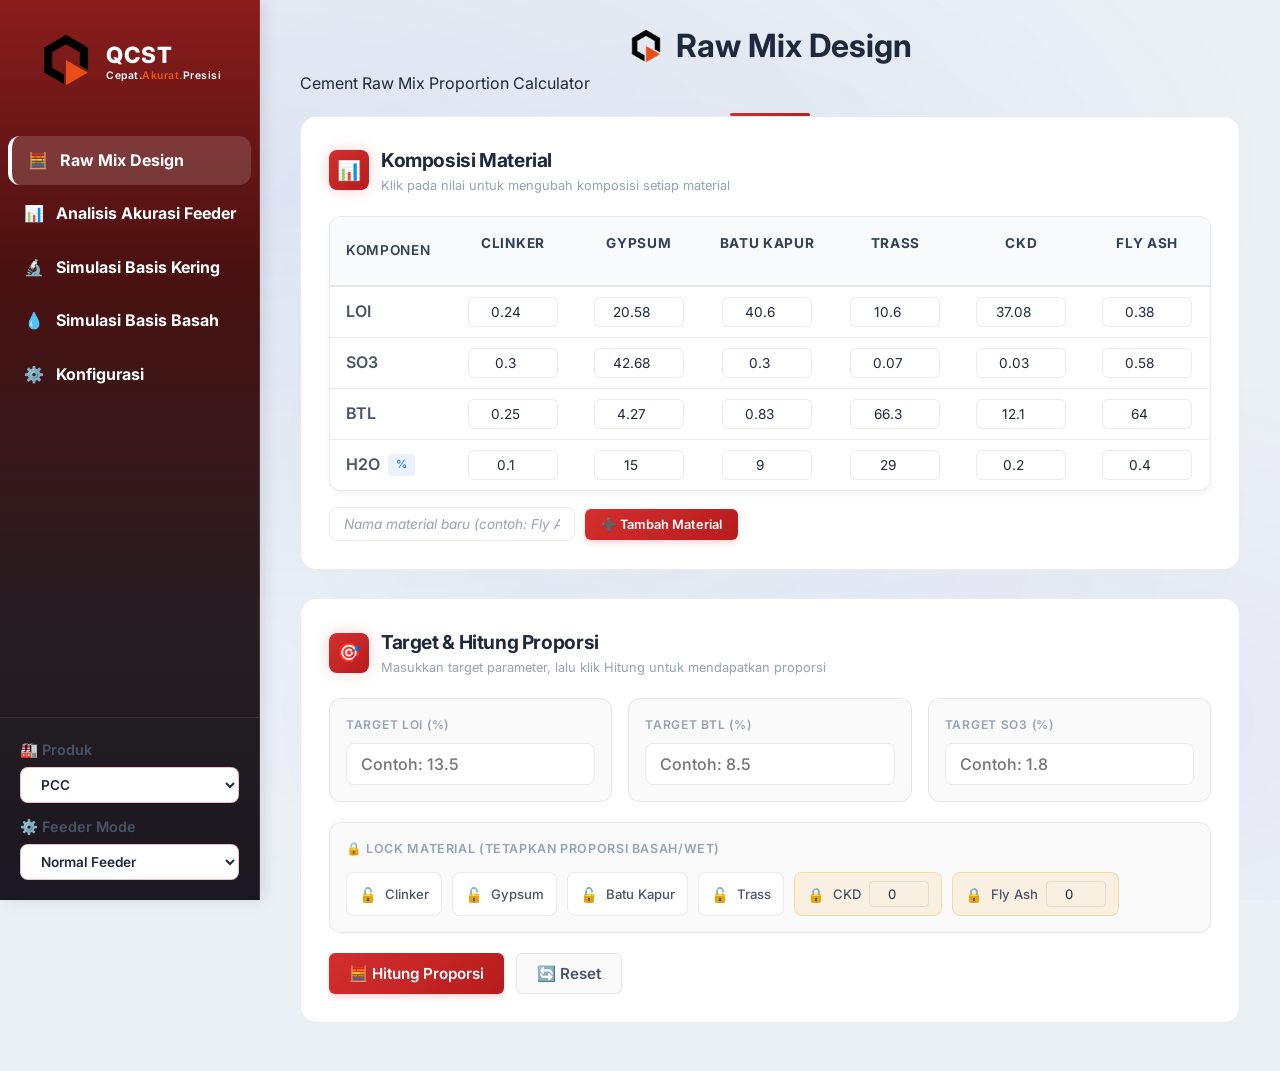
<file: index.html>
<!DOCTYPE html>
<html lang="id">

<head>
  <meta charset="UTF-8">
  <meta name="viewport" content="width=device-width, initial-scale=1.0">
  <meta name="description"
    content="Raw Mix Design Calculator - Hitung proporsi material semen secara otomatis berdasarkan target LOI, BTL, dan SO3">
  <title>Raw Mix Design Calculator</title>
  <link rel="stylesheet" href="styles.css">
  <link rel="icon"
    href="data:image/svg+xml,<svg xmlns='http://www.w3.org/2000/svg' viewBox='0 0 100 100'><text y='.9em' font-size='90'>⚗️</text></svg>">
</head>

<body>

  <!-- ===== SIDEBAR ===== -->
  <nav class="sidebar" id="sidebar">
    <div class="sidebar-header">
      <div class="sidebar-brand-container"
        style="display: flex; align-items: center; justify-content: center; gap: 12px; padding-top: 32px; padding-bottom: 24px;">
        <div class="sidebar-logo">
          <img src="logo.png" alt="QCST Logo" style="width: 56px; height: auto; object-fit: contain;">
        </div>
        <div class="sidebar-brand-text" style="display: flex; flex-direction: column; justify-content: center;">
          <div class="brand-title"
            style="font-size: 1.4rem; font-weight: 800; color: white; line-height: 1.1; letter-spacing: 1px;">QCST</div>
          <div class="brand-subtitle"
            style="font-size: 0.65rem; font-weight: 600; color: white; letter-spacing: 0.5px;">Cepat.<span
              style="color: #ea580c;">Akurat.</span>Presisi</div>
        </div>
      </div>
    </div>
    <ul class="sidebar-menu">
      <li class="sidebar-item active" data-page="pageRMD">
        <span class="sidebar-icon">🧮</span>
        <span class="sidebar-text">Raw Mix Design</span>
      </li>
      <li class="sidebar-item" data-page="pageAnalysis">
        <span class="sidebar-icon">📊</span>
        <span class="sidebar-text">Analisis Akurasi Feeder</span>
      </li>
      <li class="sidebar-item" data-page="pageSimulation">
        <span class="sidebar-icon">🔬</span>
        <span class="sidebar-text">Simulasi Basis Kering</span>
      </li>
      <li class="sidebar-item" data-page="pageSimulationWet">
        <span class="sidebar-icon">💧</span>
        <span class="sidebar-text">Simulasi Basis Basah</span>
      </li>
      <li class="sidebar-item" data-page="pageCostConfig">
        <span class="sidebar-icon">⚙️</span>
        <span class="sidebar-text">Konfigurasi</span>
      </li>
    </ul>
    <div class="sidebar-footer">
      <div class="product-type-sidebar">
        <label for="productType" class="product-type-label">🏭 Produk</label>
        <select id="productType" class="product-type-select">
          <option value="PCC" selected>PCC</option>
          <option value="OPC">OPC</option>
        </select>
      </div>
      <div class="product-type-sidebar" style="margin-top: 12px;">
        <label for="feederMode" class="product-type-label">⚙️ Feeder Mode</label>
        <select id="feederMode" class="product-type-select">
          <option value="normal" selected>Normal Feeder</option>
          <option value="mix">Mix Feeder (B.Kapur+Trass)</option>
        </select>
      </div>
    </div>
  </nav>

  <!-- ===== MAIN CONTENT ===== -->
  <div class="main-content">

    <!-- ===== MOBILE HEADER ===== -->
    <div class="mobile-header">
      <button class="sidebar-toggle" id="sidebarToggle"
        style="color: white; border-color: rgba(255,255,255,0.2);">☰</button>
      <div style="display: flex; align-items: center; gap: 8px;">
        <img src="logo.png" alt="QCST Logo" style="width: 28px; height: auto; object-fit: contain;">
        <h1
          style="margin: 0; font-size: 1.2rem; font-weight: 800; color: white; background: none; -webkit-text-fill-color: white;">
          QCST</h1>
      </div>
    </div>

    <!-- ========================================== -->
    <!-- ===== PAGE 1: RAW MIX DESIGN ===== -->
    <!-- ========================================== -->
    <div class="page active" id="pageRMD">
      <div class="app-container" id="rmdReportCaptureArea">

        <header class="app-header">
          <h1 style="display: flex; align-items: center; justify-content: center; gap: 12px;">
            <img src="logo.png" alt="QCST Logo" style="width: 36px; height: auto; object-fit: contain;">
            Raw Mix Design
          </h1>
          <p>Cement Raw Mix Proportion Calculator</p>
          <div class="header-line"></div>
        </header>

        <!-- PRINTER & EXPORT HEADER (Visible only in PDF/Print/Export) -->
        <div class="print-only" id="printRmdHeader">
          <div class="report-header">
            <div style="display: flex; align-items: center; justify-content: center; gap: 15px; margin-bottom: 8px;">
              <img src="logo.png" alt="Logo" style="width: 42px; height: auto;">
              <h2 style="margin:0; font-size: 1.5rem; letter-spacing: 0.5px;">LAPORAN RAW MIX DESIGN</h2>
            </div>
            <div class="report-meta">
              <span id="printRmdProductType">Produk: PCC</span>
              <span id="printRmdDate">Tanggal: -</span>
            </div>
          </div>
        </div>

        <!-- SECTION 1: KOMPOSISI MATERIAL -->
        <section class="section animate-in" id="compositionSection">
          <div class="section-header">
            <div class="section-icon">📊</div>
            <div>
              <div class="section-title">Komposisi Material</div>
              <div class="section-subtitle">Klik pada nilai untuk mengubah komposisi setiap material</div>
            </div>
          </div>

          <div class="table-wrapper">
            <table id="compositionTable">
              <thead>
                <tr>
                  <!-- Populated by JS -->
                </tr>
              </thead>
              <tbody>
                <!-- Populated by JS -->
              </tbody>
            </table>
          </div>

          <div class="material-controls">
            <input type="text" id="newMaterialName" class="material-name-input"
              placeholder="Nama material baru (contoh: Fly Ash)" maxlength="30">
            <button class="btn btn-primary btn-sm" id="btnAddMaterial">➕ Tambah Material</button>
            <button class="btn btn-secondary btn-sm" id="btnRemoveMaterial" style="display:none;">🗑️ Hapus Material
              Terakhir</button>
          </div>
        </section>

        <!-- SECTION 2: TARGET & PROPORSI -->
        <section class="section animate-in" id="targetSection">
          <div class="section-header">
            <div class="section-icon">🎯</div>
            <div>
              <div class="section-title">Target & Hitung Proporsi</div>
              <div class="section-subtitle">Masukkan target parameter, lalu klik Hitung untuk mendapatkan proporsi</div>
            </div>
          </div>

          <div class="target-grid">
            <div class="target-item">
              <label for="targetLOI">Target LOI (%)</label>
              <input type="number" step="0.5" id="targetLOI" placeholder="Contoh: 13.5">
            </div>
            <div class="target-item">
              <label for="targetBTL">Target BTL (%)</label>
              <input type="number" step="0.5" id="targetBTL" placeholder="Contoh: 8.5">
            </div>
            <div class="target-item">
              <label for="targetSO3">Target SO3 (%)</label>
              <input type="number" step="0.5" id="targetSO3" placeholder="Contoh: 1.8">
            </div>
          </div>

          <div id="lockControls" class="lock-controls">
            <!-- Populated by JS -->
          </div>

          <div class="btn-group">
            <button class="btn btn-primary" id="btnCalculate">
              🧮 Hitung Proporsi
            </button>
            <button class="btn btn-secondary" id="btnReset">
              🔄 Reset
            </button>
          </div>

          <div id="solverStatus" class="status-msg"></div>
        </section>

        <!-- SECTION 3: HASIL PROPORSI -->
        <section class="section animate-in hidden" id="resultSection">
          <div class="section-header">
            <div class="section-icon">📋</div>
            <div>
              <div class="section-title">Hasil Proporsi</div>
              <div class="section-subtitle">Proporsi kering dan basah beserta nilai yang dicapai</div>
            </div>
          </div>

          <div class="result-grid">
            <div class="result-card">
              <h3>🏜️ Proporsi Kering (Dry Basis)</h3>
              <div id="dryProportions"></div>
            </div>
            <div class="result-card">
              <h3>💧 Proporsi Basah (Wet Basis)</h3>
              <div id="wetProportions"></div>
            </div>
            <div class="result-card">
              <h3>📦 Index Bahan</h3>
              <div id="materialIndexProportions"></div>
            </div>
          </div>

          <div class="section-divider"><span>Nilai Tercapai vs Target</span></div>
          <div id="achievedValues" class="result-card" style="margin-top: 0;"></div>

          <div class="section-divider" style="margin-top: 24px;"><span>Estimasi Biaya Produksi</span></div>
          <div id="rmdTotalCost" class="result-card total-cost-card">
            <!-- Populated by JS -->
          </div>

          <!-- EXPORT BUTTONS FOR RMD (PDF & PNG) -->
          <div class="btn-group rmd-export-group" style="margin-top: 24px; justify-content: center; gap: 12px;">
            <button type="button" class="btn btn-success" id="btnExportRmdPDF">
              📄 Export Laporan (PDF)
            </button>
            <button type="button" class="btn btn-primary" id="btnExportRmdPNG">
              🖼️ Export Laporan (PNG)
            </button>
          </div>
        </section>

      </div>
    </div>

    <!-- ========================================== -->
    <!-- ===== PAGE 2: ANALISIS AKTUAL vs RMD ===== -->
    <!-- ========================================== -->
    <div class="page" id="pageAnalysis">
      <div class="app-container">

        <header class="app-header">
          <h1 style="display: flex; align-items: center; justify-content: center; gap: 12px;">
            <img src="logo.png" alt="QCST Logo" style="width: 36px; height: auto; object-fit: contain;">
            Analisis Aktual vs RMD
          </h1>
          <p>Bandingkan data aktual proses dengan perhitungan Raw Mix Design</p>
          <div class="header-line"></div>
        </header>

        <!-- PRINTER HEADER (Visible only in PDF/Print) -->
        <div class="print-only">
          <div class="report-header">
            <div style="display: flex; align-items: center; justify-content: center; gap: 15px; margin-bottom: 10px;">
              <img src="logo.png" alt="Logo" style="width: 50px;">
              <h1 style="margin:0; font-size: 2rem;">BERITA ACARA ANALISIS FEEDER</h1>
            </div>
            <div class="report-meta">
              <span id="printProductType">Produk: -</span>
              <span id="printDate">Tanggal: -</span>
            </div>
          </div>
        </div>

        <!-- DATA AKTUAL 24 JAM -->
        <section class="section animate-in" id="comparisonSection">
          <div class="section-header">
            <div class="section-icon">📝</div>
            <div>
              <div class="section-title">Data Aktual Beberapa Jam Terakhir</div>
              <div class="section-subtitle">Masukkan data aktual atau <strong>copy dari Excel lalu paste
                  langsung</strong> ke sel pertama. Baris kosong akan diabaikan.</div>
            </div>
          </div>

          <div class="table-wrapper">
            <table id="actualDataTable">
              <thead>
                <tr>
                  <th style="width: 40px; text-align: center;"><input type="checkbox" id="selectAllActual" checked
                      title="Pilih Semua"></th>
                  <th>Jam</th>
                  <th>LOI</th>
                  <th>SO3</th>
                  <th>BTL</th>
                  <!-- Material wet composition headers populated by JS -->
                </tr>
              </thead>
              <tbody id="actualDataBody">
                <!-- 24 rows populated by JS -->
              </tbody>
            </table>
          </div>

          <div class="btn-group" style="margin-top: 20px;">
            <button class="btn btn-primary" id="btnAnalyze">
              📊 Analisis Data Aktual
            </button>
            <button class="btn btn-success" id="btnExportPDF" style="display:none;">
              📄 Export Berita Acara (PDF)
            </button>
            <button class="btn btn-secondary" id="btnClearActual">
              🗑️ Kosongkan Data
            </button>
          </div>

          <div id="analyzeStatus" class="status-msg"></div>
        </section>

        <!-- RATA-RATA & RINGKASAN -->
        <section class="section animate-in hidden" id="averageSection">
          <div class="section-header">
            <div class="section-icon">📊</div>
            <div>
              <div class="section-title">Rata-rata Data Aktual</div>
              <div class="section-subtitle">Nilai rata-rata dari data aktual 24 jam terakhir</div>
            </div>
          </div>

          <div class="table-wrapper">
            <table>
              <thead>
                <tr>
                  <th>Parameter</th>
                  <th>Rata-rata Aktual</th>
                </tr>
              </thead>
              <tbody id="averageSummaryTable">
                <!-- Populated by JS -->
              </tbody>
            </table>
          </div>

          <div class="section-divider" style="margin-top: 24px;"><span>Komposisi Basah Aktual (Rata-rata)</span></div>
          <div class="table-wrapper">
            <table>
              <thead>
                <tr id="avgCompHead">
                  <th>Material</th>
                  <!-- Populated by JS -->
                </tr>
              </thead>
              <tbody>
                <tr id="avgCompRow">
                  <!-- Populated by JS -->
                </tr>
              </tbody>
            </table>
          </div>
        </section>

        <!-- PROPORSI RMD BERDASARKAN AKTUAL -->
        <section class="section animate-in hidden" id="recalcSection">
          <div class="section-header">
            <div class="section-icon">🧮</div>
            <div>
              <div class="section-title">Proporsi RMD (Berdasarkan LOI/SO3/BTL Aktual)</div>
              <div class="section-subtitle">Komposisi yang seharusnya menurut raw mix design, dihitung dari rata-rata
                LOI, SO3, BTL aktual</div>
            </div>
          </div>

          <div class="result-grid">
            <div class="result-card">
              <h3>🏜️ Proporsi Kering RMD</h3>
              <div id="recalcDryProportions"></div>
            </div>
            <div class="result-card">
              <h3>💧 Proporsi Basah RMD</h3>
              <div id="recalcWetProportions"></div>
            </div>
          </div>
        </section>

        <!-- PERBANDINGAN KOMPOSISI AKTUAL vs RMD -->
        <section class="section animate-in hidden" id="deviationSection">
          <div class="section-header">
            <div class="section-icon">⚖️</div>
            <div>
              <div class="section-title">Perbandingan Komposisi: Aktual vs RMD</div>
              <div class="section-subtitle">Selisih antara komposisi basah aktual dan komposisi menurut raw mix design
              </div>
            </div>
          </div>

          <div class="table-wrapper">
            <table>
              <thead>
                <tr>
                  <th>Material</th>
                  <th>Aktual (%)</th>
                  <th>RMD (%)</th>
                  <th>Selisih</th>
                  <th>Deviasi (%)</th>
                  <th>Status</th>
                </tr>
              </thead>
              <tbody id="comparisonTable">
                <!-- Populated by JS -->
              </tbody>
            </table>
          </div>

          <div class="section-divider" style="margin-top: 24px;"><span>Kesimpulan & Analisis</span></div>
          <div id="conclusionBox" class="result-card" style="margin-bottom: 16px;"></div>
          <div class="prediction-grid" id="predictionCards"></div>
        </section>

      </div>
    </div>

    <!-- ========================================== -->
    <!-- ===== PAGE 3: SIMULASI KOMPOSISI ===== -->
    <!-- ========================================== -->
    <div class="page" id="pageSimulation">
      <div class="app-container">

        <header class="app-header">
          <h1 style="display: flex; align-items: center; justify-content: center; gap: 12px;">
            <img src="logo.png" alt="QCST Logo" style="width: 36px; height: auto; object-fit: contain;">
            Simulasi Komposisi Basis Kering
          </h1>
          <p>Hitung LOI, BTL, SO3, dan Index Clinker dari komposisi kering</p>
          <div class="header-line"></div>
        </header>

        <section class="section animate-in" id="simSection">
          <div class="section-header">
            <div class="section-icon">⚙️</div>
            <div>
              <div class="section-title">Input Target Komposisi Kering (%)</div>
              <div class="section-subtitle">Masukkan proporsi kering setiap material. Clinker akan dihitung otomatis
                (100% - total lainnya).</div>
            </div>
          </div>

          <div class="table-wrapper">
            <table id="simTable">
              <thead>
                <tr id="simTableHead">
                  <!-- Populated by JS -->
                </tr>
              </thead>
              <tbody>
                <tr id="simTableRow">
                  <!-- Populated by JS -->
                </tr>
              </tbody>
            </table>
          </div>

          <div class="btn-group" style="margin-top: 16px;">
            <button class="btn btn-primary" id="btnSimCalculate">
              🔬 Hitung Hasil
            </button>
          </div>
        </section>

        <!-- HASIL SIMULASI -->
        <section class="section animate-in hidden" id="simResultSection">
          <div class="section-header">
            <div class="section-icon">📋</div>
            <div>
              <div class="section-title">Simulasi Mutu</div>
              <div class="section-subtitle">Nilai LOI, BTL, SO3, dan Index Clinker berdasarkan komposisi kering yang
                diinput</div>
            </div>
          </div>

          <div id="simResults" class="result-card"></div>

          <div class="section-divider" style="margin-top: 24px;"><span>Estimasi Biaya Produksi</span></div>
          <div id="simTotalCost" class="result-card total-cost-card">
            <!-- Populated by JS -->
          </div>

          <div class="section-divider" style="margin-top: 24px;"><span>Simulasi Setpoint (Komposisi Basah)</span></div>
          <div class="table-wrapper">
            <table id="simWetTable">
              <thead>
                <tr id="simWetTableHead">
                  <!-- Populated by JS -->
                </tr>
              </thead>
              <tbody>
                <tr id="simWetTableRow">
                  <!-- Populated by JS -->
                </tr>
              </tbody>
            </table>
          </div>
        </section>

      </div>
    </div>

    <!-- ========================================== -->
    <!-- ===== PAGE 4: SIMULASI KOMPOSISI BASAH ===== -->
    <!-- ========================================== -->
    <div class="page" id="pageSimulationWet">
      <div class="app-container">

        <header class="app-header">
          <h1 style="display: flex; align-items: center; justify-content: center; gap: 12px;">
            <img src="logo.png" alt="QCST Logo" style="width: 36px; height: auto; object-fit: contain;">
            Simulasi Komposisi Basis Basah
          </h1>
          <p>Hitung LOI, BTL, SO3, dan Index Clinker berdasarkan input material dengan kadar H2O aktual (Wet Basis)</p>
          <div class="header-line"></div>
        </header>

        <section class="section animate-in" id="simWetSection">
          <div class="section-header">
            <div class="section-icon">⚙️</div>
            <div>
              <div class="section-title">Input Target Komposisi Basah (%)</div>
              <div class="section-subtitle">Masukkan proporsi basah setiap material. Clinker akan dihitung otomatis
                (100% - total lainnya).</div>
            </div>
          </div>

          <div class="table-wrapper">
            <table id="simWetInputTable">
              <thead>
                <tr id="simWetInputTableHead">
                  <!-- Populated by JS -->
                </tr>
              </thead>
              <tbody>
                <tr id="simWetInputTableRow">
                  <!-- Populated by JS -->
                </tr>
              </tbody>
            </table>
          </div>

          <div class="btn-group" style="margin-top: 16px;">
            <button class="btn btn-primary" id="btnSimWetCalculate">
              🔬 Hitung Hasil
            </button>
          </div>
        </section>

        <!-- HASIL SIMULASI -->
        <section class="section animate-in hidden" id="simWetResultSection">
          <div class="section-header">
            <div class="section-icon">📋</div>
            <div>
              <div class="section-title">Simulasi Mutu</div>
              <div class="section-subtitle">Nilai LOI, BTL, SO3, dan Index Clinker berdasarkan komposisi kering
                ekuivalen</div>
            </div>
          </div>

          <div id="simWetResults" class="result-card"></div>

          <div class="section-divider" style="margin-top: 24px;"><span>Estimasi Biaya Produksi</span></div>
          <div id="simWetTotalCost" class="result-card total-cost-card">
            <!-- Populated by JS -->
          </div>

          <div class="section-divider" style="margin-top: 24px;"><span>Simulasi Proporsi Kering (Dry Basis
              Ekuivalen)</span></div>
          <div class="table-wrapper">
            <table id="simWetToDryTable">
              <thead>
                <tr id="simWetToDryTableHead">
                  <!-- Populated by JS -->
                </tr>
              </thead>
              <tbody>
                <tr id="simWetToDryTableRow">
                  <!-- Populated by JS -->
                </tr>
              </tbody>
            </table>
          </div>
        </section>

      </div>
    </div>

    <!-- ========================================== -->
    <!-- ===== PAGE 5: KONFIGURASI ===== -->
    <!-- ========================================== -->
    <div class="page" id="pageCostConfig">
      <div class="app-container">
        <header class="app-header">
          <h1 style="display: flex; align-items: center; justify-content: center; gap: 12px;">
            <img src="logo.png" alt="QCST Logo" style="width: 36px; height: auto; object-fit: contain;">
            Konfigurasi
          </h1>
          <p>Atur rumus index clinker, harga bahan baku, dan biaya operasional per ton semen</p>
          <div class="header-line"></div>
        </header>

        <!-- SECTION 1: RUMUS INDEX CLINKER -->
        <section class="section animate-in" id="formulaConfigSection">
          <div class="section-header">
            <div class="section-icon">📐</div>
            <div>
              <div class="section-title">Konfigurasi Rumus Index Clinker</div>
              <div class="section-subtitle">Sesuaikan konstanta dan faktor/koefisien pengali Index Clinker berdasarkan karakteristik material</div>
            </div>
          </div>

          <div class="formula-general-banner">
            <div class="formula-banner-title">📘 Format Rumus Index Clinker:</div>
            <div class="formula-banner-equation">
              <code>Index Clinker = Konstanta - [ (k<sub>BTL</sub> × BTL) + (k<sub>LOI</sub> × LOI) + (k<sub>SO3</sub> × SO3) ]</code>
            </div>
          </div>

          <div class="formula-cards-grid" id="formulaCardsGrid">
            <!-- Populated by JS -->
          </div>
        </section>

        <!-- SECTION 2: HARGA BAHAN BAKU -->
        <section class="section animate-in">
          <div class="section-header">
            <div class="section-icon">💰</div>
            <div>
              <div class="section-title">Harga Bahan Baku (per Ton)</div>
              <div class="section-subtitle">Masukkan harga beli/produksi setiap bahan baku</div>
            </div>
          </div>
          <div class="table-wrapper">
            <table id="materialCostTable">
              <thead>
                <tr>
                  <th>Material</th>
                  <th>Harga per Ton (IDR)</th>
                </tr>
              </thead>
              <tbody id="materialCostBody">
                <!-- Populated by JS -->
              </tbody>
            </table>
          </div>
        </section>

        <section class="section animate-in">
          <div class="section-header">
            <div class="section-icon">⚡</div>
            <div>
              <div class="section-title">Biaya Operasional & Lainnya (per Ton Semen)</div>
              <div class="section-subtitle">Tambahkan biaya tambahan seperti Listrik, Tenaga Kerja, Transportasi, dll.
              </div>
            </div>
          </div>
          <div id="additionalCostList" class="additional-cost-list">
            <!-- Populated by JS -->
          </div>
          <button class="btn btn-primary btn-sm" id="btnAddAdditionalCost" style="margin-top: 16px;">
            ➕ Tambah Item Biaya
          </button>
        </section>
      </div>
    </div>

  </div>

  <script src="html2canvas.min.js"></script>
  <script src="logo_data.js"></script>
  <script src="app.js"></script>
</body>

</html>
</file>
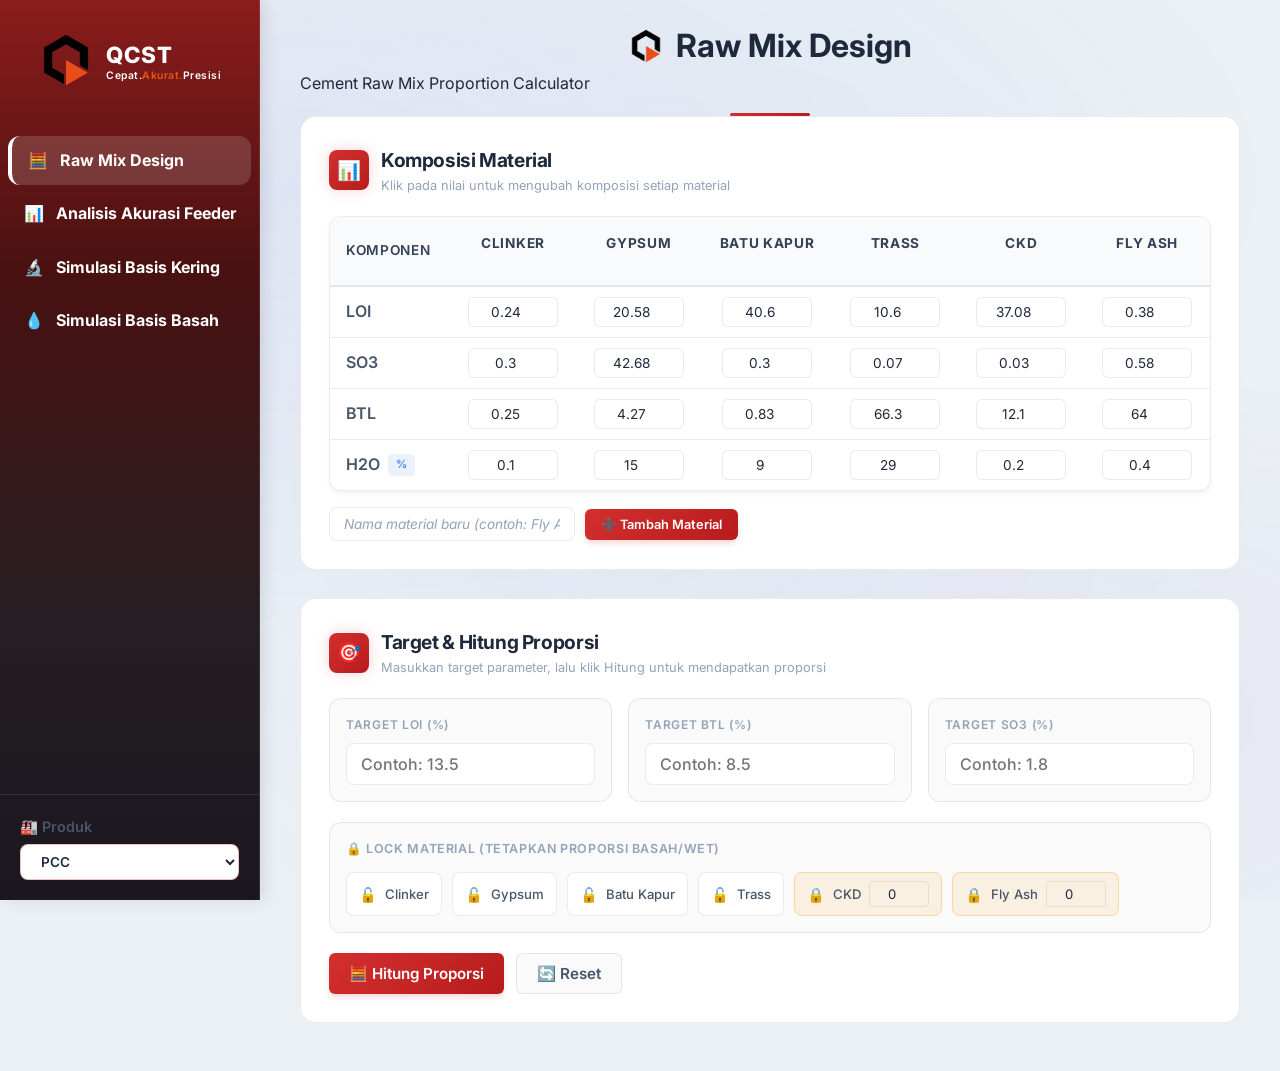
<file: RMD Semen.html>
<!DOCTYPE html>
<html lang="id">

<head>
  <meta charset="UTF-8">
  <meta name="viewport" content="width=device-width, initial-scale=1.0">
  <meta name="description"
    content="Raw Mix Design Calculator - Hitung proporsi material semen secara otomatis berdasarkan target LOI, BTL, dan SO3">
  <title>Raw Mix Design Calculator</title>
  <link rel="stylesheet" href="styles.css">
  <link rel="icon"
    href="data:image/svg+xml,<svg xmlns='http://www.w3.org/2000/svg' viewBox='0 0 100 100'><text y='.9em' font-size='90'>⚗️</text></svg>">
</head>

<body>

  <!-- ===== SIDEBAR ===== -->
  <nav class="sidebar" id="sidebar">
    <div class="sidebar-header">
      <div class="sidebar-brand-container"
        style="display: flex; align-items: center; justify-content: center; gap: 12px; padding-top: 32px; padding-bottom: 24px;">
        <div class="sidebar-logo">
          <img src="logo.png" alt="QCST Logo" style="width: 56px; height: auto; object-fit: contain;">
        </div>
        <div class="sidebar-brand-text" style="display: flex; flex-direction: column; justify-content: center;">
          <div class="brand-title"
            style="font-size: 1.4rem; font-weight: 800; color: white; line-height: 1.1; letter-spacing: 1px;">QCST</div>
          <div class="brand-subtitle"
            style="font-size: 0.65rem; font-weight: 600; color: white; letter-spacing: 0.5px;">Cepat.<span
              style="color: #ea580c;">Akurat.</span>Presisi</div>
        </div>
      </div>
    </div>
    <ul class="sidebar-menu">
      <li class="sidebar-item active" data-page="pageRMD">
        <span class="sidebar-icon">🧮</span>
        <span class="sidebar-text">Raw Mix Design</span>
      </li>
      <li class="sidebar-item" data-page="pageAnalysis">
        <span class="sidebar-icon">📊</span>
        <span class="sidebar-text">Analisis Akurasi Feeder</span>
      </li>
      <li class="sidebar-item" data-page="pageSimulation">
        <span class="sidebar-icon">🔬</span>
        <span class="sidebar-text">Simulasi Basis Kering</span>
      </li>
      <li class="sidebar-item" data-page="pageSimulationWet">
        <span class="sidebar-icon">💧</span>
        <span class="sidebar-text">Simulasi Basis Basah</span>
      </li>
    </ul>
    <div class="sidebar-footer">
      <div class="product-type-sidebar">
        <label for="productType" class="product-type-label">🏭 Produk</label>
        <select id="productType" class="product-type-select">
          <option value="PCC" selected>PCC</option>
          <option value="OPC">OPC</option>
        </select>
      </div>
    </div>
  </nav>

  <!-- ===== MAIN CONTENT ===== -->
  <div class="main-content">

    <!-- ===== MOBILE HEADER ===== -->
    <div class="mobile-header">
      <button class="sidebar-toggle" id="sidebarToggle"
        style="color: white; border-color: rgba(255,255,255,0.2);">☰</button>
      <div style="display: flex; align-items: center; gap: 8px;">
        <img src="logo.png" alt="QCST Logo" style="width: 28px; height: auto; object-fit: contain;">
        <h1
          style="margin: 0; font-size: 1.2rem; font-weight: 800; color: white; background: none; -webkit-text-fill-color: white;">
          QCST</h1>
      </div>
    </div>

    <!-- ========================================== -->
    <!-- ===== PAGE 1: RAW MIX DESIGN ===== -->
    <!-- ========================================== -->
    <div class="page active" id="pageRMD">
      <div class="app-container">

        <header class="app-header">
          <h1 style="display: flex; align-items: center; justify-content: center; gap: 12px;">
            <img src="logo.png" alt="QCST Logo" style="width: 36px; height: auto; object-fit: contain;">
            Raw Mix Design
          </h1>
          <p>Cement Raw Mix Proportion Calculator</p>
          <div class="header-line"></div>
        </header>

        <!-- SECTION 1: KOMPOSISI MATERIAL -->
        <section class="section animate-in" id="compositionSection">
          <div class="section-header">
            <div class="section-icon">📊</div>
            <div>
              <div class="section-title">Komposisi Material</div>
              <div class="section-subtitle">Klik pada nilai untuk mengubah komposisi setiap material</div>
            </div>
          </div>

          <div class="table-wrapper">
            <table id="compositionTable">
              <thead>
                <tr>
                  <!-- Populated by JS -->
                </tr>
              </thead>
              <tbody>
                <!-- Populated by JS -->
              </tbody>
            </table>
          </div>

          <div class="material-controls">
            <input type="text" id="newMaterialName" class="material-name-input"
              placeholder="Nama material baru (contoh: Fly Ash)" maxlength="30">
            <button class="btn btn-primary btn-sm" id="btnAddMaterial">➕ Tambah Material</button>
            <button class="btn btn-secondary btn-sm" id="btnRemoveMaterial" style="display:none;">🗑️ Hapus Material
              Terakhir</button>
          </div>
        </section>

        <!-- SECTION 2: TARGET & PROPORSI -->
        <section class="section animate-in" id="targetSection">
          <div class="section-header">
            <div class="section-icon">🎯</div>
            <div>
              <div class="section-title">Target & Hitung Proporsi</div>
              <div class="section-subtitle">Masukkan target parameter, lalu klik Hitung untuk mendapatkan proporsi</div>
            </div>
          </div>

          <div class="target-grid">
            <div class="target-item">
              <label for="targetLOI">Target LOI (%)</label>
              <input type="number" step="0.01" id="targetLOI" placeholder="Contoh: 13.5">
            </div>
            <div class="target-item">
              <label for="targetBTL">Target BTL (%)</label>
              <input type="number" step="0.01" id="targetBTL" placeholder="Contoh: 8.5">
            </div>
            <div class="target-item">
              <label for="targetSO3">Target SO3 (%)</label>
              <input type="number" step="0.01" id="targetSO3" placeholder="Contoh: 1.8">
            </div>
          </div>

          <div id="lockControls" class="lock-controls">
            <!-- Populated by JS -->
          </div>

          <div class="btn-group">
            <button class="btn btn-primary" id="btnCalculate">
              🧮 Hitung Proporsi
            </button>
            <button class="btn btn-secondary" id="btnReset">
              🔄 Reset
            </button>
          </div>

          <div id="solverStatus" class="status-msg"></div>
        </section>

        <!-- SECTION 3: HASIL PROPORSI -->
        <section class="section animate-in hidden" id="resultSection">
          <div class="section-header">
            <div class="section-icon">📋</div>
            <div>
              <div class="section-title">Hasil Proporsi</div>
              <div class="section-subtitle">Proporsi kering dan basah beserta nilai yang dicapai</div>
            </div>
          </div>

          <div class="result-grid">
            <div class="result-card">
              <h3>🏜️ Proporsi Kering (Dry Basis)</h3>
              <div id="dryProportions"></div>
            </div>
            <div class="result-card">
              <h3>💧 Proporsi Basah (Wet Basis)</h3>
              <div id="wetProportions"></div>
            </div>
          </div>

          <div class="section-divider"><span>Nilai Tercapai vs Target</span></div>
          <div id="achievedValues" class="result-card" style="margin-top: 0;"></div>
        </section>

      </div>
    </div>

    <!-- ========================================== -->
    <!-- ===== PAGE 2: ANALISIS AKTUAL vs RMD ===== -->
    <!-- ========================================== -->
    <div class="page" id="pageAnalysis">
      <div class="app-container">

        <header class="app-header">
          <h1 style="display: flex; align-items: center; justify-content: center; gap: 12px;">
            <img src="logo.png" alt="QCST Logo" style="width: 36px; height: auto; object-fit: contain;">
            Analisis Aktual vs RMD
          </h1>
          <p>Bandingkan data aktual proses dengan perhitungan Raw Mix Design</p>
          <div class="header-line"></div>
        </header>

        <!-- DATA AKTUAL 24 JAM -->
        <section class="section animate-in" id="comparisonSection">
          <div class="section-header">
            <div class="section-icon">📝</div>
            <div>
              <div class="section-title">Data Aktual Beberapa Jam Terakhir</div>
              <div class="section-subtitle">Masukkan data aktual atau <strong>copy dari Excel lalu paste
                  langsung</strong> ke sel pertama. Baris kosong akan diabaikan.</div>
            </div>
          </div>

          <div class="table-wrapper">
            <table id="actualDataTable">
              <thead>
                <tr>
                  <th style="width: 40px; text-align: center;"><input type="checkbox" id="selectAllActual" checked
                      title="Pilih Semua"></th>
                  <th>Jam</th>
                  <th>LOI</th>
                  <th>SO3</th>
                  <th>BTL</th>
                  <!-- Material wet composition headers populated by JS -->
                </tr>
              </thead>
              <tbody id="actualDataBody">
                <!-- 24 rows populated by JS -->
              </tbody>
            </table>
          </div>

          <div class="btn-group" style="margin-top: 20px;">
            <button class="btn btn-primary" id="btnAnalyze">
              📊 Analisis Data Aktual
            </button>
            <button class="btn btn-secondary" id="btnClearActual">
              🗑️ Kosongkan Data
            </button>
          </div>

          <div id="analyzeStatus" class="status-msg"></div>
        </section>

        <!-- RATA-RATA & RINGKASAN -->
        <section class="section animate-in hidden" id="averageSection">
          <div class="section-header">
            <div class="section-icon">📊</div>
            <div>
              <div class="section-title">Rata-rata Data Aktual</div>
              <div class="section-subtitle">Nilai rata-rata dari data aktual 24 jam terakhir</div>
            </div>
          </div>

          <div class="table-wrapper">
            <table>
              <thead>
                <tr>
                  <th>Parameter</th>
                  <th>Rata-rata Aktual</th>
                </tr>
              </thead>
              <tbody id="averageSummaryTable">
                <!-- Populated by JS -->
              </tbody>
            </table>
          </div>

          <div class="section-divider" style="margin-top: 24px;"><span>Komposisi Basah Aktual (Rata-rata)</span></div>
          <div class="table-wrapper">
            <table>
              <thead>
                <tr id="avgCompHead">
                  <th>Material</th>
                  <!-- Populated by JS -->
                </tr>
              </thead>
              <tbody>
                <tr id="avgCompRow">
                  <!-- Populated by JS -->
                </tr>
              </tbody>
            </table>
          </div>
        </section>

        <!-- PROPORSI RMD BERDASARKAN AKTUAL -->
        <section class="section animate-in hidden" id="recalcSection">
          <div class="section-header">
            <div class="section-icon">🧮</div>
            <div>
              <div class="section-title">Proporsi RMD (Berdasarkan LOI/SO3/BTL Aktual)</div>
              <div class="section-subtitle">Komposisi yang seharusnya menurut raw mix design, dihitung dari rata-rata
                LOI, SO3, BTL aktual</div>
            </div>
          </div>

          <div class="result-grid">
            <div class="result-card">
              <h3>🏜️ Proporsi Kering RMD</h3>
              <div id="recalcDryProportions"></div>
            </div>
            <div class="result-card">
              <h3>💧 Proporsi Basah RMD</h3>
              <div id="recalcWetProportions"></div>
            </div>
          </div>
        </section>

        <!-- PERBANDINGAN KOMPOSISI AKTUAL vs RMD -->
        <section class="section animate-in hidden" id="deviationSection">
          <div class="section-header">
            <div class="section-icon">⚖️</div>
            <div>
              <div class="section-title">Perbandingan Komposisi: Aktual vs RMD</div>
              <div class="section-subtitle">Selisih antara komposisi basah aktual dan komposisi menurut raw mix design
              </div>
            </div>
          </div>

          <div class="table-wrapper">
            <table>
              <thead>
                <tr>
                  <th>Material</th>
                  <th>Aktual (%)</th>
                  <th>RMD (%)</th>
                  <th>Selisih</th>
                  <th>Deviasi (%)</th>
                  <th>Status</th>
                </tr>
              </thead>
              <tbody id="comparisonTable">
                <!-- Populated by JS -->
              </tbody>
            </table>
          </div>

          <div class="section-divider" style="margin-top: 24px;"><span>Kesimpulan & Analisis</span></div>
          <div id="conclusionBox" class="result-card" style="margin-bottom: 16px;"></div>
          <div class="prediction-grid" id="predictionCards"></div>
        </section>

      </div>
    </div>

    <!-- ========================================== -->
    <!-- ===== PAGE 3: SIMULASI KOMPOSISI ===== -->
    <!-- ========================================== -->
    <div class="page" id="pageSimulation">
      <div class="app-container">

        <header class="app-header">
          <h1 style="display: flex; align-items: center; justify-content: center; gap: 12px;">
            <img src="logo.png" alt="QCST Logo" style="width: 36px; height: auto; object-fit: contain;">
            Simulasi Komposisi Basis Kering
          </h1>
          <p>Hitung LOI, BTL, SO3, dan Index Clinker dari komposisi kering</p>
          <div class="header-line"></div>
        </header>

        <section class="section animate-in" id="simSection">
          <div class="section-header">
            <div class="section-icon">⚙️</div>
            <div>
              <div class="section-title">Input Target Komposisi Kering (%)</div>
              <div class="section-subtitle">Masukkan proporsi kering setiap material. Clinker akan dihitung otomatis
                (100% - total lainnya).</div>
            </div>
          </div>

          <div class="table-wrapper">
            <table id="simTable">
              <thead>
                <tr id="simTableHead">
                  <!-- Populated by JS -->
                </tr>
              </thead>
              <tbody>
                <tr id="simTableRow">
                  <!-- Populated by JS -->
                </tr>
              </tbody>
            </table>
          </div>

          <div class="btn-group" style="margin-top: 16px;">
            <button class="btn btn-primary" id="btnSimCalculate">
              🔬 Hitung Hasil
            </button>
          </div>
        </section>

        <!-- HASIL SIMULASI -->
        <section class="section animate-in hidden" id="simResultSection">
          <div class="section-header">
            <div class="section-icon">📋</div>
            <div>
              <div class="section-title">Simulasi Mutu</div>
              <div class="section-subtitle">Nilai LOI, BTL, SO3, dan Index Clinker berdasarkan komposisi kering yang
                diinput</div>
            </div>
          </div>

          <div id="simResults" class="result-card"></div>

          <div class="section-divider" style="margin-top: 24px;"><span>Simulasi Setpoint (Komposisi Basah)</span></div>
          <div class="table-wrapper">
            <table id="simWetTable">
              <thead>
                <tr id="simWetTableHead">
                  <!-- Populated by JS -->
                </tr>
              </thead>
              <tbody>
                <tr id="simWetTableRow">
                  <!-- Populated by JS -->
                </tr>
              </tbody>
            </table>
          </div>
        </section>

      </div>
    </div>

    <!-- ========================================== -->
    <!-- ===== PAGE 4: SIMULASI KOMPOSISI BASAH ===== -->
    <!-- ========================================== -->
    <div class="page" id="pageSimulationWet">
      <div class="app-container">

        <header class="app-header">
          <h1 style="display: flex; align-items: center; justify-content: center; gap: 12px;">
            <img src="logo.png" alt="QCST Logo" style="width: 36px; height: auto; object-fit: contain;">
            Simulasi Komposisi Basis Basah
          </h1>
          <p>Hitung LOI, BTL, SO3, dan Index Clinker berdasarkan input material dengan kadar H2O aktual (Wet Basis)</p>
          <div class="header-line"></div>
        </header>

        <section class="section animate-in" id="simWetSection">
          <div class="section-header">
            <div class="section-icon">⚙️</div>
            <div>
              <div class="section-title">Input Target Komposisi Basah (%)</div>
              <div class="section-subtitle">Masukkan proporsi basah setiap material. Clinker akan dihitung otomatis
                (100% - total lainnya).</div>
            </div>
          </div>

          <div class="table-wrapper">
            <table id="simWetInputTable">
              <thead>
                <tr id="simWetInputTableHead">
                  <!-- Populated by JS -->
                </tr>
              </thead>
              <tbody>
                <tr id="simWetInputTableRow">
                  <!-- Populated by JS -->
                </tr>
              </tbody>
            </table>
          </div>

          <div class="btn-group" style="margin-top: 16px;">
            <button class="btn btn-primary" id="btnSimWetCalculate">
              🔬 Hitung Hasil
            </button>
          </div>
        </section>

        <!-- HASIL SIMULASI -->
        <section class="section animate-in hidden" id="simWetResultSection">
          <div class="section-header">
            <div class="section-icon">📋</div>
            <div>
              <div class="section-title">Simulasi Mutu</div>
              <div class="section-subtitle">Nilai LOI, BTL, SO3, dan Index Clinker berdasarkan komposisi kering
                ekuivalen</div>
            </div>
          </div>

          <div id="simWetResults" class="result-card"></div>

          <div class="section-divider" style="margin-top: 24px;"><span>Simulasi Proporsi Kering (Dry Basis
              Ekuivalen)</span></div>
          <div class="table-wrapper">
            <table id="simWetToDryTable">
              <thead>
                <tr id="simWetToDryTableHead">
                  <!-- Populated by JS -->
                </tr>
              </thead>
              <tbody>
                <tr id="simWetToDryTableRow">
                  <!-- Populated by JS -->
                </tr>
              </tbody>
            </table>
          </div>
        </section>

      </div>
    </div>

  </div>

  <script src="app.js"></script>
</body>

</html>
</file>
<file: styles.css>
@import url('https://fonts.googleapis.com/css2?family=Inter:wght@300;400;500;600;700;800&display=swap');

/* ===== CSS Variables / Design Tokens ===== */
:root {
  --sidebar-width: 260px;
  
  /* Atlas Theme Colors */
  --bg-primary: #ebf0f4; /* Light greyish-blue background from Atlas */
  --bg-secondary: #fdfdfd; /* White cards */
  --bg-card: rgba(255, 255, 255, 1);
  --bg-card-hover: rgba(248, 250, 252, 1);
  --bg-input: rgba(255, 255, 255, 1);
  --bg-glass: rgba(0, 0, 0, 0.02);

  --border-subtle: rgba(0, 0, 0, 0.08);
  --border-accent: rgba(211, 47, 47, 0.3); /* Red border */
  --border-glow: rgba(211, 47, 47, 0.2);

  --text-primary: #1e293b; /* Dark text for light bg */
  --text-secondary: #475569;
  --text-muted: #94a3b8;
  --text-accent: #b71c1c; /* Deep red for accents */

  --accent-primary: #d32f2f; /* Main Atlas Red */
  --accent-secondary: #b71c1c; /* Darker red */
  --accent-gradient: linear-gradient(135deg, #d32f2f, #b71c1c); /* Red gradient */
  --accent-glow: 0 0 15px rgba(211, 47, 47, 0.2);

  --success: #22c55e;
  --success-bg: rgba(34, 197, 94, 0.1);
  --success-border: rgba(34, 197, 94, 0.3);

  --warning: #f59e0b;
  --warning-bg: rgba(245, 158, 11, 0.1);
  --warning-border: rgba(245, 158, 11, 0.3);

  --danger: #ef4444;
  --danger-bg: rgba(239, 68, 68, 0.1);
  --danger-border: rgba(239, 68, 68, 0.3);

  --info: #3b82f6;
  --info-bg: rgba(59, 130, 246, 0.1);

  --radius-sm: 8px;
  --radius-md: 12px;
  --radius-lg: 16px;
  --radius-xl: 20px;

  --shadow-sm: 0 1px 3px rgba(0, 0, 0, 0.3);
  --shadow-md: 0 4px 12px rgba(0, 0, 0, 0.4);
  --shadow-lg: 0 8px 30px rgba(0, 0, 0, 0.5);
  --shadow-glow: 0 0 30px rgba(99, 102, 241, 0.15);

  --transition-fast: 150ms ease;
  --transition-normal: 250ms ease;
  --transition-slow: 400ms ease;
}

/* ===== Reset & Base ===== */
*, *::before, *::after {
  box-sizing: border-box;
  margin: 0;
  padding: 0;
}

html {
  scroll-behavior: smooth;
}

body {
  font-family: 'Inter', -apple-system, BlinkMacSystemFont, sans-serif;
  background: var(--bg-primary);
  color: var(--text-primary);
  line-height: 1.6;
  min-height: 100vh;
  overflow-x: hidden;
}

/* Background animated gradient */
body::before {
  content: '';
  position: fixed;
  top: 0;
  left: 0;
  width: 100%;
  height: 100%;
  background:
    radial-gradient(ellipse 80% 50% at 20% 20%, rgba(99, 102, 241, 0.08), transparent),
    radial-gradient(ellipse 60% 40% at 80% 80%, rgba(139, 92, 246, 0.06), transparent),
    radial-gradient(ellipse 50% 60% at 50% 50%, rgba(59, 130, 246, 0.04), transparent);
  pointer-events: none;
  z-index: 0;
}

/* ===== Base App Container that wraps pages ===== */
.app-container {
  display: block; /* Removed flex to stop side-by-side squeezing of sections */
  max-width: 1400px;
  margin: 0 auto;
}

.sidebar {
  width: var(--sidebar-width);
  background: linear-gradient(180deg, #8B1C1C 0%, #4A1111 30%, #251e23 70%, #1b1720 100%); /* Red to Slate gradient matching Atlas */
  border-right: 1px solid rgba(255, 255, 255, 0.1);
  display: flex;
  flex-direction: column;
  position: fixed;
  top: 0;
  left: 0;
  height: 100vh;
  z-index: 100;
  transition: transform 0.3s ease;
  box-shadow: 4px 0 15px rgba(0, 0, 0, 0.1);
}

.sidebar-brand {
  padding: 24px;
  display: flex;
  align-items: center;
  gap: 12px;
  border-bottom: 1px solid rgba(255, 255, 255, 0.1);
}

.sidebar-title {
  font-size: 1.25rem;
  font-weight: 700;
  color: white; /* White text for dark red bg */
  letter-spacing: 0.5px;
}

.sidebar-menu {
  list-style: none;
  padding: 12px 8px;
  flex: 1;
}

.sidebar-item {
  padding: 12px 16px;
  margin: 4px 0;
  border-radius: var(--radius-md);
  color: #ffffff; /* All text white */
  text-decoration: none;
  display: flex;
  align-items: center;
  gap: 12px;
  font-weight: 700; /* Bold */
  cursor: pointer;
  transition: all 0.2s;
}

.sidebar-item:hover {
  background: rgba(255, 255, 255, 0.1);
  color: white;
}

.sidebar-item.active {
  background: rgba(255, 255, 255, 0.15); /* More prominent active state */
  color: white;
  border-left: 4px solid white;
}

.sidebar-item-icon {
  font-size: 1.1rem;
}

.sidebar-text { white-space: nowrap; }

.sidebar-footer {
  margin-top: auto;
  padding: 20px;
  border-top: 1px solid rgba(255, 255, 255, 0.1);
}

.product-type-sidebar {
  display: flex;
  flex-direction: column;
  gap: 6px;
}

/* ===== Main Content ===== */
.main-content {
  margin-left: var(--sidebar-width);
  min-height: 100vh;
  position: relative;
  z-index: 1;
  flex-grow: 1;
  padding: 20px 40px; /* Added proper padding for the content */
}

/* ===== Pages ===== */
.page { display: none; max-width: 1400px; margin: 0 auto; }
.page.active { display: block; }

/* ===== Mobile Header ===== */
.mobile-header {
  display: none;
  align-items: center;
  gap: 12px;
  padding: 12px 20px;
  background: rgba(10, 14, 30, 0.9);
  border-bottom: 1px solid var(--border-subtle);
  backdrop-filter: blur(10px);
  position: sticky;
  top: 0;
  z-index: 50;
}

.mobile-header h1 {
  font-size: 1.1rem;
  font-weight: 700;
  background: var(--accent-gradient);
  -webkit-background-clip: text;
  -webkit-text-fill-color: transparent;
  background-clip: text;
}

.sidebar-toggle {
  background: none;
  border: 1px solid var(--border-subtle);
  color: var(--text-primary);
  font-size: 1.3rem;
  padding: 6px 10px;
  border-radius: 8px;
  cursor: pointer;
}

@media (max-width: 768px) {
  .sidebar { transform: translateX(-100%); }
  .sidebar.open { transform: translateX(0); }
  .main-content { 
    margin-left: 0; 
    padding: 16px; 
  }
  .mobile-header { display: flex; }
}

/* ===== Header ===== */
.page-header {
  text-align: center;
  padding: 40px 0 32px;
  position: relative;
}

.page-header h1 {
  font-size: 2.5rem;
  font-weight: 800;
  background: linear-gradient(135deg, #b71c1c, #d32f2f); /* Red gradient */
  -webkit-background-clip: text;
  background-clip: text;
  -webkit-text-fill-color: transparent;
  margin-bottom: 8px;
  display: inline-flex;
  align-items: center;
  gap: 12px;
}

.page-header p {
  color: var(--text-secondary);
  font-size: 1.1rem;
  font-weight: 400;
}

.header-line {
  width: 80px;
  height: 3px;
  background: var(--accent-gradient);
  border-radius: 2px;
  margin: 16px auto 0;
}

/* ===== Section / Card ===== */
.section {
  background: var(--bg-card);
  border: 1px solid var(--border-subtle);
  border-radius: var(--radius-lg);
  padding: 28px;
  margin-bottom: 28px;
  backdrop-filter: blur(20px);
  -webkit-backdrop-filter: blur(20px);
  transition: border-color var(--transition-normal), box-shadow var(--transition-normal);
}

.section:hover {
  border-color: var(--border-accent);
  box-shadow: var(--shadow-glow);
}

.section-header {
  display: flex;
  align-items: center;
  gap: 12px;
  margin-bottom: 20px;
}

.section-icon {
  width: 40px;
  height: 40px;
  border-radius: var(--radius-sm);
  background: var(--accent-gradient);
  display: flex;
  align-items: center;
  justify-content: center;
  font-size: 1.2rem;
  box-shadow: var(--accent-glow);
}

.section-title {
  font-size: 1.2rem;
  font-weight: 700;
  color: var(--text-primary);
  letter-spacing: -0.02em;
}

.section-subtitle {
  font-size: 0.8rem;
  color: var(--text-muted);
  font-weight: 400;
}

/* ===== Data Tables ===== */
.table-wrapper {
  overflow-x: auto;
  border-radius: var(--radius-md);
  border: 1px solid var(--border-subtle);
  background: var(--bg-card);
  box-shadow: 0 4px 6px -1px rgba(0, 0, 0, 0.05); /* Softer shadow for light theme */
}

table {
  width: 100%;
  border-collapse: separate;
  border-spacing: 0;
  text-align: left;
}

th {
  background: #f8fafc; /* Light gray header */
  color: #334155; /* Darker slate for readability */
  font-weight: 600;
  font-size: 0.85rem;
  text-transform: uppercase;
  letter-spacing: 0.05em;
  padding: 16px;
  border-bottom: 2px solid var(--border-subtle); /* Thicker bottom border to separate header */
  white-space: nowrap;
  text-align: center; /* Center align most headers */
}

thead th:first-child {
  text-align: left;
}

tbody td {
  padding: 10px 16px;
  text-align: center; /* Default to center for numeric data to line up under headers better */
  border-bottom: 1px solid var(--border-subtle);
  transition: background var(--transition-fast);
}

/* Specific center-alignment for data columns when there is no input */
tbody td:not(:first-child) {
    text-align: center;
}

/* Ensure inputs override row text align and align center inside their box */
tbody td .cell-input {
    text-align: center;
}

tbody td:first-child {
  text-align: left;
  font-weight: 600;
  color: var(--text-secondary);
  white-space: nowrap;
}

tbody tr:hover td {
  background: rgba(99, 102, 241, 0.04);
}

tbody tr:last-child td {
  border-bottom: none;
}

/* Editable cells */
.cell-input {
  background: var(--bg-input);
  border: 1px solid var(--border-subtle);
  color: var(--text-primary);
  padding: 6px 10px;
  border-radius: 6px;
  text-align: center; /* Align numbers in input box to center */
  width: 90px;
  font-family: 'Inter', sans-serif;
  font-size: 0.85rem;
  transition: border-color var(--transition-fast), box-shadow var(--transition-fast);
}

.cell-input:focus {
  outline: none;
  border-color: var(--accent-primary);
  box-shadow: 0 0 0 3px rgba(99, 102, 241, 0.15);
}

.cell-input:hover {
  border-color: rgba(255, 255, 255, 0.12);
}

.cell-input.percent-input {
  width: 80px;
}

/* Row labels with icons */
.row-label {
  display: flex;
  align-items: center;
  gap: 8px;
}

.row-label .badge {
  display: inline-block;
  padding: 2px 8px;
  border-radius: 4px;
  font-size: 0.7rem;
  font-weight: 600;
  background: var(--info-bg);
  color: var(--info);
}

/* ===== Target Input Section ===== */
.target-grid {
  display: grid;
  grid-template-columns: repeat(auto-fit, minmax(200px, 1fr));
  gap: 16px;
  margin-bottom: 20px;
}

.target-item {
  background: var(--bg-glass);
  border: 1px solid var(--border-subtle);
  border-radius: var(--radius-md);
  padding: 16px;
  transition: border-color var(--transition-normal), transform var(--transition-normal);
}

.target-item:hover {
  border-color: var(--border-accent);
  transform: translateY(-2px);
}

.target-item label {
  display: block;
  font-size: 0.75rem;
  font-weight: 600;
  color: var(--text-muted);
  text-transform: uppercase;
  letter-spacing: 0.06em;
  margin-bottom: 8px;
}

.target-item input {
  background: var(--bg-input);
  border: 1px solid var(--border-subtle);
  color: var(--text-primary);
  padding: 10px 14px;
  border-radius: var(--radius-sm);
  width: 100%;
  font-family: 'Inter', sans-serif;
  font-size: 1rem;
  font-weight: 500;
  transition: border-color var(--transition-fast), box-shadow var(--transition-fast);
}

.target-item input:focus {
  outline: none;
  border-color: var(--accent-primary);
  box-shadow: 0 0 0 3px rgba(99, 102, 241, 0.15);
}

/* ===== Lock Material Controls ===== */
.lock-controls {
  display: flex;
  flex-wrap: wrap;
  gap: 10px;
  margin-bottom: 20px;
  padding: 16px;
  background: var(--bg-glass);
  border: 1px solid var(--border-subtle);
  border-radius: var(--radius-md);
}

.lock-controls .lock-title {
  width: 100%;
  font-size: 0.78rem;
  font-weight: 600;
  color: var(--text-muted);
  text-transform: uppercase;
  letter-spacing: 0.05em;
  margin-bottom: 4px;
}

.lock-item {
  display: flex;
  align-items: center;
  gap: 8px;
  background: var(--bg-input);
  border: 1px solid var(--border-subtle);
  border-radius: var(--radius-sm);
  padding: 8px 12px;
  cursor: pointer;
  transition: all var(--transition-fast);
  user-select: none;
}

.lock-item:hover {
  border-color: var(--border-accent);
}

.lock-item.locked {
  border-color: var(--warning-border);
  background: var(--warning-bg);
}

.lock-item input[type="checkbox"] {
  display: none;
}

.lock-icon {
  font-size: 0.9rem;
}

.lock-item .lock-name {
  font-size: 0.82rem;
  font-weight: 500;
  color: var(--text-secondary);
}

.lock-item .lock-value-input {
  background: transparent;
  border: 1px solid var(--border-subtle);
  color: var(--text-primary);
  padding: 4px 8px;
  border-radius: 4px;
  width: 60px;
  text-align: center;
  font-family: 'Inter', sans-serif;
  font-size: 0.82rem;
  display: none;
}

.lock-item.locked .lock-value-input {
  display: inline-block;
}

.lock-item.locked .lock-value-input:focus {
  outline: none;
  border-color: var(--warning);
}

/* ===== Buttons ===== */
.btn {
  display: inline-flex;
  align-items: center;
  justify-content: center;
  gap: 8px;
  padding: 10px 20px;
  border-radius: 6px; /* Squarer buttons for Atlas look */
  font-weight: 600;
  font-size: 0.95rem;
  cursor: pointer;
  transition: all 0.2s ease;
  border: none;
  font-family: inherit;
}

.btn-primary {
  background: var(--accent-gradient);
  color: white;
  box-shadow: 0 4px 6px -1px rgba(211, 47, 47, 0.2);
}

.btn-primary:hover {
  transform: translateY(-2px);
  box-shadow: 0 6px 10px -1px rgba(211, 47, 47, 0.3);
}

.btn-primary:active {
  transform: translateY(0);
}

.btn-secondary {
  background: var(--bg-glass);
  color: var(--text-secondary);
  border: 1px solid var(--border-subtle);
}

.btn-secondary:hover {
  border-color: var(--border-accent);
  color: var(--text-primary);
}

.btn-group {
  display: flex;
  gap: 12px;
  flex-wrap: wrap;
}

/* ===== Result Cards ===== */
.result-grid {
  display: grid;
  grid-template-columns: repeat(auto-fit, minmax(240px, 1fr));
  gap: 20px;
  margin-top: 20px;
}

.result-card {
  background: var(--bg-glass);
  border: 1px solid var(--border-subtle);
  border-radius: var(--radius-md);
  padding: 20px;
  transition: all var(--transition-normal);
}

.result-card:hover {
  border-color: var(--border-accent);
}

.result-card h3 {
  font-size: 0.85rem;
  font-weight: 600;
  color: var(--text-muted);
  text-transform: uppercase;
  letter-spacing: 0.04em;
  margin-bottom: 16px;
  padding-bottom: 10px;
  border-bottom: 1px solid var(--border-subtle);
}

.proportion-row {
  display: flex;
  justify-content: space-between;
  align-items: center;
  padding: 8px 0;
  border-bottom: 1px solid rgba(255, 255, 255, 0.03);
}

.proportion-row:last-child {
  border-bottom: none;
}

.proportion-name {
  font-size: 0.88rem;
  font-weight: 500;
  color: var(--text-secondary);
}

.proportion-value {
  font-size: 1rem;
  font-weight: 700;
  color: var(--text-primary);
  width: 80px; /* Fixed width to allow right-alignment */
  text-align: right; /* Right align numbers inside the box */
  font-variant-numeric: tabular-nums; /* Ensure decimal points align exactly */
  font-family: 'Inter', monospace, sans-serif;
}

.proportion-bar {
  flex: 1;
  margin: 0 16px;
  height: 6px;
  background: rgba(255, 255, 255, 0.05);
  border-radius: 3px;
  overflow: hidden;
}

.proportion-bar-fill {
  height: 100%;
  background: var(--accent-gradient);
  border-radius: 3px;
  transition: width var(--transition-slow);
}

.proportion-total {
  display: flex;
  justify-content: space-between;
  align-items: center;
  padding: 12px 0 0;
  margin-top: 8px;
  border-top: 2px solid var(--border-accent);
  font-weight: 700;
}
.proportion-total span:last-child {
  width: 80px;
  text-align: right;
  font-variant-numeric: tabular-nums;
  font-family: 'Inter', monospace, sans-serif;
}

/* ===== Calculated Result Row ===== */
.calc-result-table tbody td {
  color: var(--text-accent);
  font-weight: 600;
}

/* ===== Comparison Section ===== */
.comparison-grid {
  display: grid;
  grid-template-columns: 1fr 1fr;
  gap: 20px;
  margin-bottom: 20px;
}

@media (max-width: 768px) {
  .comparison-grid {
    grid-template-columns: 1fr;
  }
}

/* ===== Deviation Indicators ===== */
.deviation-good {
  color: var(--success) !important;
}

.deviation-warning {
  color: var(--warning) !important;
}

.deviation-critical {
  color: var(--danger) !important;
}

.deviation-badge {
  display: inline-flex;
  align-items: center;
  gap: 4px;
  padding: 3px 10px;
  border-radius: 20px;
  font-size: 0.75rem;
  font-weight: 600;
}

.deviation-badge.good {
  background: var(--success-bg);
  color: var(--success);
  border: 1px solid var(--success-border);
}

.deviation-badge.warning {
  background: var(--warning-bg);
  color: var(--warning);
  border: 1px solid var(--warning-border);
}

.deviation-badge.critical {
  background: var(--danger-bg);
  color: var(--danger);
  border: 1px solid var(--danger-border);
}

/* ===== Prediction Cards ===== */
.prediction-grid {
  display: grid;
  grid-template-columns: repeat(auto-fit, minmax(220px, 1fr));
  gap: 14px;
}

.prediction-card {
  background: var(--bg-glass);
  border: 1px solid var(--border-subtle);
  border-radius: var(--radius-md);
  padding: 16px;
  transition: all var(--transition-normal);
}

.prediction-card:hover {
  transform: translateY(-2px);
}

.prediction-card.excess {
  border-color: var(--danger-border);
  background: var(--danger-bg);
}

.prediction-card.deficit {
  border-color: var(--warning-border);
  background: var(--warning-bg);
}

.prediction-card.normal {
  border-color: var(--success-border);
  background: var(--success-bg);
}

.prediction-card .material-name {
  font-size: 1.05rem;
  font-weight: 700;
  margin-bottom: 8px;
}

.prediction-card.excess .material-name { color: var(--danger); }
.prediction-card.deficit .material-name { color: var(--warning); }
.prediction-card.normal .material-name { color: var(--success); }

.prediction-card .prediction-detail {
  font-size: 0.95rem;
  color: var(--text-secondary);
  line-height: 1.6;
}

.prediction-card .prediction-icon {
  font-size: 1.5rem;
  margin-bottom: 8px;
}

/* ===== Tabs ===== */
.tabs {
  display: flex;
  gap: 4px;
  margin-bottom: 20px;
  background: var(--bg-input);
  border-radius: var(--radius-sm);
  padding: 4px;
  border: 1px solid var(--border-subtle);
}

.tab-btn {
  flex: 1;
  padding: 10px 16px;
  background: transparent;
  border: none;
  border-radius: 6px;
  color: var(--text-muted);
  font-family: 'Inter', sans-serif;
  font-size: 0.82rem;
  font-weight: 500;
  cursor: pointer;
  transition: all var(--transition-fast);
}

.tab-btn:hover {
  color: var(--text-secondary);
}

.tab-btn.active {
  background: var(--accent-gradient);
  color: white;
  box-shadow: var(--accent-glow);
}

/* ===== Status Message ===== */
.status-msg {
  padding: 14px 18px;
  border-radius: var(--radius-sm);
  font-size: 0.85rem;
  font-weight: 500;
  margin-top: 16px;
  display: none;
  animation: fadeIn 0.3s ease;
}

.status-msg.visible {
  display: block;
}

.status-msg.success {
  background: var(--success-bg);
  border: 1px solid var(--success-border);
  color: var(--success);
}

.status-msg.error {
  background: var(--danger-bg);
  border: 1px solid var(--danger-border);
  color: var(--danger);
}

.status-msg.info {
  background: var(--info-bg);
  border: 1px solid rgba(59, 130, 246, 0.3);
  color: var(--info);
}

/* ===== Section Divider ===== */
.section-divider {
  display: flex;
  align-items: center;
  gap: 16px;
  margin: 8px 0 24px;
}

.section-divider span {
  font-size: 0.75rem;
  font-weight: 600;
  color: var(--text-muted);
  text-transform: uppercase;
  letter-spacing: 0.06em;
  white-space: nowrap;
}

.section-divider::before,
.section-divider::after {
  content: '';
  flex: 1;
  height: 1px;
  background: var(--border-subtle);
}

/* ===== Animations ===== */
@keyframes fadeIn {
  from { opacity: 0; transform: translateY(8px); }
  to { opacity: 1; transform: translateY(0); }
}

@keyframes pulse {
  0%, 100% { opacity: 1; }
  50% { opacity: 0.6; }
}

.animate-in {
  animation: fadeIn 0.4s ease forwards;
}

/* ===== Responsive ===== */
@media (max-width: 768px) {
  .app-container {
    padding: 16px;
  }

  .app-header h1 {
    font-size: 1.6rem;
  }

  .section {
    padding: 18px;
  }

  .target-grid {
    grid-template-columns: 1fr;
  }

  .result-grid {
    grid-template-columns: 1fr;
  }

  .cell-input {
    width: 70px;
    font-size: 0.8rem;
  }

  .prediction-grid {
    grid-template-columns: 1fr;
  }
}

/* ===== Scrollbar ===== */
::-webkit-scrollbar {
  width: 6px;
  height: 6px;
}

::-webkit-scrollbar-track {
  background: transparent;
}

::-webkit-scrollbar-thumb {
  background: rgba(255, 255, 255, 0.1);
  border-radius: 3px;
}

::-webkit-scrollbar-thumb:hover {
  background: rgba(255, 255, 255, 0.15);
}

/* ===== Hidden utility ===== */
.hidden {
  display: none !important;
}

/* ===== No Results Placeholder ===== */
.no-result {
  text-align: center;
  padding: 40px 20px;
  color: var(--text-muted);
}

.no-result .icon {
  font-size: 2.5rem;
  margin-bottom: 12px;
  opacity: 0.5;
}

.no-result p {
  font-size: 0.9rem;
}

/* ===== 24-Hour Actual Data Table ===== */
#actualDataTable .cell-input {
  width: 72px;
  padding: 4px 6px;
  font-size: 0.8rem;
}

#actualDataTable tbody td {
  padding: 4px 6px;
}

#actualDataTable thead th {
  padding: 8px 6px;
  font-size: 0.72rem;
}

#actualDataTable tbody tr:nth-child(even) td {
  background: rgba(255, 255, 255, 0.01);
}

/* Conclusion box styling */
#conclusionBox {
  background: var(--bg-glass);
  border: 1px solid var(--border-subtle);
  border-radius: var(--radius-md);
  padding: 20px;
}

#conclusionBox h3 {
  font-size: 1rem;
  font-weight: 700;
}

#conclusionBox p {
  font-size: 0.88rem;
  line-height: 1.6;
}

#conclusionBox ul {
  font-size: 0.85rem;
  line-height: 1.8;
}

/* ===== Material Management Controls ===== */
.material-controls {
  display: flex;
  align-items: center;
  gap: 10px;
  margin-top: 16px;
  flex-wrap: wrap;
}

.material-name-input {
  background: var(--bg-input);
  border: 1px solid var(--border-subtle);
  border-radius: var(--radius-sm, 8px);
  color: var(--text-primary);
  padding: 8px 14px;
  font-size: 0.85rem;
  font-family: inherit;
  min-width: 240px;
  transition: border-color 0.2s, box-shadow 0.2s;
}

.material-name-input:focus {
  outline: none;
  border-color: var(--accent-primary);
  box-shadow: 0 0 0 3px rgba(99, 102, 241, 0.15);
}

.material-name-input::placeholder {
  color: var(--text-muted);
  font-style: italic;
}

.btn-sm {
  padding: 8px 16px !important;
  font-size: 0.8rem !important;
  min-width: auto !important;
}

/* ===== Column Header Controls ===== */
.col-header {
  display: flex;
  flex-direction: column;
  align-items: center;
  gap: 2px;
}

.col-header-name {
  font-weight: 700;
}

.col-header-actions {
  display: flex;
  gap: 4px;
  opacity: 0;
  transition: opacity 0.2s;
}

th:hover .col-header-actions {
  opacity: 1;
}

.col-btn {
  background: none;
  border: none;
  cursor: pointer;
  font-size: 0.65rem;
  padding: 1px 4px;
  border-radius: 4px;
  line-height: 1;
  transition: background 0.15s, color 0.15s;
}

.col-btn-rename {
  color: var(--text-muted);
}
.col-btn-rename:hover {
  background: rgba(99, 102, 241, 0.2);
  color: var(--text-accent);
}

.col-btn-delete {
  color: var(--text-muted);
  font-weight: 700;
}
.col-btn-delete:hover {
  background: rgba(239, 68, 68, 0.2);
  color: var(--error);
}

/* ===== Product Type Selector ===== */
.product-type-bar {
  display: flex;
  align-items: center;
  gap: 12px;
  padding: 12px 24px;
  margin-bottom: 8px;
  background: var(--bg-card);
  border: 1px solid var(--border-subtle);
  border-radius: var(--radius-lg, 16px);
}

.product-type-label {
  font-size: 0.9rem;
  font-weight: 600;
  color: var(--text-secondary);
  white-space: nowrap;
}

.product-type-select {
  background: var(--bg-input);
  border: 1px solid var(--border-accent);
  border-radius: 8px;
  color: var(--text-primary);
  font-family: inherit;
  font-size: 0.85rem;
  font-weight: 600;
  padding: 8px 16px;
  cursor: pointer;
  transition: border-color 0.2s, box-shadow 0.2s;
}

.product-type-select:focus {
  outline: none;
  border-color: var(--accent-primary);
  box-shadow: 0 0 0 3px rgba(99, 102, 241, 0.15);
}

.product-type-select option {
  background: var(--bg-secondary);
  color: var(--text-primary);
}

/* ===== Index Clinker Highlight Row ===== */
.index-clinker-row {
  margin-top: 12px;
  padding: 14px 16px !important;
  background: linear-gradient(135deg, rgba(99, 102, 241, 0.15), rgba(139, 92, 246, 0.15));
  border: 1px solid rgba(99, 102, 241, 0.4);
  border-radius: 10px;
  box-shadow: 0 0 12px rgba(99, 102, 241, 0.15);
}

.index-clinker-value {
  font-size: 1.2rem !important;
  font-weight: 800 !important;
  color: var(--accent-secondary) !important;
}

.index-clinker-badge {
  background: rgba(139, 92, 246, 0.2) !important;
  border-color: rgba(139, 92, 246, 0.5) !important;
  color: #a78bfa !important;
  font-weight: 600 !important;
}

.badge-highlight {
  background: var(--accent-gradient);
  color: white;
  font-size: 0.65rem;
  padding: 2px 6px;
  border-radius: 4px;
  margin-left: 4px;
  font-weight: 700;
}
/* ===== Print Styles (PDF Export — One Page Report) ===== */
@media print {
  @page {
    size: A4 portrait;
    margin: 8mm 10mm;
  }

  * {
    -webkit-print-color-adjust: exact !important;
    print-color-adjust: exact !important;
  }

  html, body {
    background: white !important;
    padding: 0 !important;
    margin: 0 !important;
    font-size: 8pt !important;
    overflow: visible !important;
    height: auto !important;
  }

  /* Hide all non-essential UI */
  body::before, .sidebar, .mobile-header, .btn-group,
  .material-controls, .product-type-sidebar, .header-line,
  .status-msg, .lock-controls, .section-icon,
  #comparisonSection, .total-cost-card {
    display: none !important;
  }

  .main-content {
    margin-left: 0 !important;
    padding: 0 !important;
    width: 100% !important;
  }

  .page {
    display: none !important;
  }

  .page.active {
    display: block !important;
  }

  .app-container {
    max-width: 100% !important;
    padding: 0 !important;
  }

  .app-header {
    display: none !important;
  }

  /* Compact sections */
  .section {
    border: none !important;
    box-shadow: none !important;
    margin-bottom: 6px !important;
    padding: 0 !important;
    background: white !important;
    page-break-inside: avoid;
  }

  .section-header {
    margin-bottom: 4px !important;
    padding: 0 !important;
  }

  .section-title {
    font-size: 9pt !important;
    margin-bottom: 0 !important;
  }

  .section-subtitle {
    font-size: 6.5pt !important;
    margin-top: 0 !important;
  }

  .section-divider {
    margin: 4px 0 !important;
  }

  .section-divider span {
    font-size: 7pt !important;
  }

  /* Tables */
  .table-wrapper {
    box-shadow: none !important;
    border: 1px solid #ccc !important;
    border-radius: 0 !important;
  }

  table {
    width: 100% !important;
  }

  th, td {
    border-bottom: 1px solid #ddd !important;
    color: black !important;
    font-size: 7.5pt !important;
    padding: 3px 6px !important;
  }

  th {
    background: #f0f0f0 !important;
    font-size: 7pt !important;
    text-transform: uppercase;
  }

  /* Proportion bars */
  .proportion-row {
    padding: 2px 0 !important;
    gap: 4px !important;
  }

  .proportion-name {
    font-size: 7.5pt !important;
  }

  .proportion-value {
    font-size: 7.5pt !important;
  }

  .proportion-bar {
    height: 6px !important;
  }

  .proportion-total {
    padding-top: 2px !important;
    font-size: 7.5pt !important;
  }

  .deviation-badge {
    font-size: 6pt !important;
    padding: 1px 4px !important;
  }

  /* Index Clinker row */
  .index-clinker-row {
    padding: 3px 6px !important;
    margin-top: 2px !important;
  }

  .index-clinker-value {
    font-size: 10pt !important;
  }

  .index-clinker-badge {
    font-size: 6pt !important;
  }

  /* Result cards compact */
  .result-card {
    padding: 4px 8px !important;
    margin: 0 !important;
    border-radius: 4px !important;
  }

  /* Prediction cards — compact 3-column grid */
  .prediction-grid {
    display: grid !important;
    grid-template-columns: repeat(3, 1fr) !important;
    gap: 4px !important;
  }

  .prediction-card {
    margin-bottom: 0 !important;
    padding: 4px 6px !important;
    break-inside: avoid;
    border: 1px solid #ddd !important;
    background: white !important;
    color: black !important;
    border-radius: 4px !important;
  }

  .prediction-card.excess { border-left: 3px solid #d32f2f !important; }
  .prediction-card.deficit { border-left: 3px solid #ff9800 !important; }
  .prediction-card.normal { border-left: 3px solid #4caf50 !important; }

  .prediction-icon {
    font-size: 10pt !important;
    margin-bottom: 0 !important;
  }

  .material-name {
    font-size: 8pt !important;
    margin-bottom: 1px !important;
  }

  .prediction-detail {
    font-size: 6.5pt !important;
    line-height: 1.3 !important;
  }

  /* Print header */
  .print-only {
    display: block !important;
  }

  .report-header {
    margin-bottom: 8px !important;
    padding-bottom: 4px !important;
    border-bottom: 1.5px solid #333 !important;
  }

  .report-header h2 {
    font-size: 12pt !important;
    margin: 4px 0 2px !important;
  }

  .report-header img {
    width: 24px !important;
  }

  .report-meta {
    font-size: 7pt !important;
    margin-top: 2px !important;
  }

  /* Dual proportion columns if present */
  .result-card .proportion-row {
    min-height: unset !important;
  }

  /* Page RMD Print Optimization */
  #pageRMD .result-grid {
    display: grid !important;
    grid-template-columns: repeat(3, 1fr) !important;
    gap: 6px !important;
    margin-top: 4px !important;
  }

  #pageRMD .target-grid {
    display: grid !important;
    grid-template-columns: repeat(3, 1fr) !important;
    gap: 6px !important;
    margin-bottom: 4px !important;
  }

  #pageRMD .target-item {
    padding: 3px 6px !important;
  }

  #pageRMD .target-item label {
    font-size: 6.5pt !important;
    margin-bottom: 2px !important;
  }

  #pageRMD .target-item input {
    border: none !important;
    background: transparent !important;
    font-size: 8pt !important;
    padding: 0 !important;
    font-weight: 700 !important;
  }

  #pageRMD .cell-input {
    border: none !important;
    background: transparent !important;
    color: black !important;
    box-shadow: none !important;
    padding: 0 !important;
    font-size: 7.5pt !important;
    text-align: center !important;
  }

  #pageRMD .total-cost-card {
    display: block !important;
    padding: 3px 6px !important;
    margin-top: 4px !important;
  }

  #pageRMD .total-cost-value {
    font-size: 10pt !important;
  }

  .col-header-actions,
  .rmd-export-group {
    display: none !important;
  }
}

/* ===== PNG Export Capture Styling ===== */
.exporting-png,
.exporting-png * {
  animation: none !important;
  transition: none !important;
  opacity: 1 !important;
  text-shadow: none !important;
}

.exporting-png {
  background: #ffffff !important;
  color: #0f172a !important;
  padding: 24px 32px !important;
  border-radius: 8px !important;
  box-shadow: none !important;
  max-width: 1100px !important;
  margin: 0 auto !important;
}

.exporting-png .print-only {
  display: block !important;
}

.exporting-png .app-header,
.exporting-png .btn-group,
.exporting-png .material-controls,
.exporting-png .col-header-actions,
.exporting-png .lock-controls,
.exporting-png .status-msg,
.exporting-png .header-line,
.exporting-png .section-icon,
.exporting-png .rmd-export-group {
  display: none !important;
}

.exporting-png .section {
  background: #ffffff !important;
  border: 1.5px solid #cbd5e1 !important;
  box-shadow: none !important;
  margin-bottom: 16px !important;
  padding: 18px !important;
  border-radius: 8px !important;
}

.exporting-png .section-title {
  color: #0f172a !important;
  font-weight: 700 !important;
  font-size: 1.15rem !important;
}

.exporting-png .section-subtitle {
  color: #475569 !important;
  font-size: 0.82rem !important;
}

.exporting-png table {
  border-collapse: collapse !important;
  width: 100% !important;
}

.exporting-png th {
  background: #f1f5f9 !important;
  color: #1e293b !important;
  font-weight: 700 !important;
  border: 1px solid #cbd5e1 !important;
  padding: 8px 10px !important;
}

.exporting-png td {
  background: #ffffff !important;
  color: #0f172a !important;
  border: 1px solid #e2e8f0 !important;
  padding: 6px 10px !important;
}

.exporting-png .row-label {
  color: #1e293b !important;
  font-weight: 600 !important;
}

.exporting-png .cell-input {
  border: 1px solid transparent !important;
  background: transparent !important;
  box-shadow: none !important;
  color: #0f172a !important;
  font-weight: 700 !important;
  font-size: 0.95rem !important;
  text-align: center !important;
}

.exporting-png .target-grid {
  display: grid !important;
  grid-template-columns: repeat(3, 1fr) !important;
  gap: 12px !important;
  margin-bottom: 0 !important;
}

.exporting-png .target-item {
  background: #f8fafc !important;
  border: 1.5px solid #cbd5e1 !important;
  border-radius: 8px !important;
  padding: 12px 16px !important;
}

.exporting-png .target-item label {
  color: #475569 !important;
  font-weight: 700 !important;
  font-size: 0.78rem !important;
  margin-bottom: 4px !important;
}

.exporting-png .target-item input {
  border: 1px solid transparent !important;
  background: transparent !important;
  box-shadow: none !important;
  color: #0f172a !important;
  font-weight: 800 !important;
  font-size: 1.15rem !important;
  padding: 2px 0 !important;
}

.exporting-png .result-grid {
  display: grid !important;
  grid-template-columns: repeat(3, 1fr) !important;
  gap: 14px !important;
  margin-top: 12px !important;
}

.exporting-png .result-card {
  background: #f8fafc !important;
  border: 1.5px solid #cbd5e1 !important;
  border-radius: 8px !important;
  padding: 16px !important;
}

.exporting-png .result-card h3 {
  color: #0f172a !important;
  font-weight: 700 !important;
  font-size: 0.95rem !important;
  border-bottom: 1px solid #e2e8f0 !important;
  padding-bottom: 8px !important;
  margin-bottom: 12px !important;
}

.exporting-png .proportion-row {
  color: #1e293b !important;
  padding: 6px 0 !important;
}

.exporting-png .proportion-name {
  color: #334155 !important;
  font-weight: 600 !important;
  font-size: 0.88rem !important;
}

.exporting-png .proportion-value {
  color: #0f172a !important;
  font-weight: 700 !important;
  font-size: 0.9rem !important;
}

.exporting-png .proportion-bar {
  background: #e2e8f0 !important;
  height: 8px !important;
  border-radius: 4px !important;
}

.exporting-png .proportion-bar-fill {
  background: #b71c1c !important;
  border-radius: 4px !important;
}

.exporting-png .proportion-total {
  color: #0f172a !important;
  font-weight: 800 !important;
  font-size: 0.95rem !important;
  border-top: 2px solid #cbd5e1 !important;
  margin-top: 8px !important;
  padding-top: 8px !important;
}

.exporting-png .section-divider span {
  color: #334155 !important;
  font-weight: 700 !important;
  font-size: 0.85rem !important;
  background: #ffffff !important;
}

.exporting-png .section-divider::before {
  border-color: #cbd5e1 !important;
}

.exporting-png #achievedValues {
  background: #ffffff !important;
  border: 1.5px solid #cbd5e1 !important;
  border-radius: 8px !important;
}

.exporting-png .index-clinker-row {
  background: #fef2f2 !important;
  border: 1.5px solid #fecaca !important;
  border-radius: 6px !important;
  margin-top: 8px !important;
  padding: 8px 12px !important;
}

.exporting-png .index-clinker-row .proportion-name {
  color: #991b1b !important;
  font-weight: 700 !important;
  font-size: 0.95rem !important;
}

.exporting-png .index-clinker-value {
  color: #b91c1c !important;
  font-weight: 800 !important;
  font-size: 1.25rem !important;
}

.exporting-png .index-clinker-badge {
  background: #fee2e2 !important;
  color: #991b1b !important;
  border: 1px solid #fca5a5 !important;
  font-weight: 700 !important;
}

.exporting-png .total-cost-card {
  display: block !important;
  background: #f8fafc !important;
  border: 2px solid #cbd5e1 !important;
  border-radius: 8px !important;
  padding: 16px !important;
}

.exporting-png .total-cost-label {
  color: #475569 !important;
  font-weight: 700 !important;
}

.exporting-png .total-cost-value {
  color: #b91c1c !important;
  font-weight: 800 !important;
  font-size: 1.6rem !important;
}

.exporting-png .total-cost-pending {
  color: #64748b !important;
  font-style: italic !important;
}

.print-only {
  display: none;
}

.report-header {
  text-align: center;
  margin-bottom: 30px;
  border-bottom: 2px solid #333;
  padding-bottom: 10px;
}

.report-header h2 {
  margin: 10px 0 5px;
  font-size: 1.6rem;
}

.report-meta {
  display: flex;
  justify-content: space-between;
  font-size: 0.9rem;
  color: #666;
  margin-top: 5px;
}

/* ===== Cost Configuration Page ===== */
.additional-cost-list {
  display: flex;
  flex-direction: column;
  gap: 12px;
}

.additional-cost-item {
  display: flex;
  align-items: center;
  gap: 12px;
  background: var(--bg-glass);
  padding: 12px;
  border-radius: var(--radius-md);
  border: 1px solid var(--border-subtle);
  animation: fadeIn 0.3s ease forwards;
}

.additional-cost-item input {
  background: var(--bg-input);
  border: 1px solid var(--border-subtle);
  color: var(--text-primary);
  padding: 8px 12px;
  border-radius: 6px;
  font-size: 0.9rem;
}

.cost-name-input { flex: 2; }
.cost-value-input { flex: 1; text-align: right; }

.btn-remove-cost {
  background: var(--danger-bg);
  color: var(--danger);
  border: 1px solid var(--danger-border);
  padding: 8px;
  border-radius: 6px;
  cursor: pointer;
  transition: all 0.2s;
}

.btn-remove-cost:hover {
  background: var(--danger);
  color: white;
}

/* ===== Total Cost Result Card ===== */
.total-cost-card {
  text-align: center;
  border: 2px solid var(--border-accent) !important;
  background: linear-gradient(135deg, rgba(211, 47, 47, 0.05), rgba(0, 0, 0, 0.02)) !important;
}

.total-cost-label {
  font-size: 0.85rem;
  font-weight: 600;
  color: var(--text-muted);
  text-transform: uppercase;
  margin-bottom: 8px;
}

.total-cost-value {
  font-size: 1.8rem;
  font-weight: 800;
  color: var(--accent-primary);
  font-family: 'Inter', sans-serif;
  letter-spacing: -0.5px;
}

.total-cost-currency {
  font-size: 0.9rem;
  font-weight: 600;
  color: var(--text-secondary);
  margin-right: 4px;
}

.total-cost-unit {
  font-size: 0.8rem;
  font-weight: 500;
  color: var(--text-muted);
  margin-left: 4px;
}

.total-cost-pending {
  color: var(--text-muted);
  font-style: italic;
  font-size: 1.1rem;
}

/* ===== Index Clinker Formula Configuration ===== */
.formula-general-banner {
  background: var(--bg-glass);
  border: 1px solid var(--border-subtle);
  border-left: 4px solid var(--accent-primary);
  border-radius: var(--radius-md);
  padding: 14px 18px;
  margin-bottom: 20px;
}

.formula-banner-title {
  font-size: 0.85rem;
  font-weight: 700;
  color: var(--text-primary);
  margin-bottom: 6px;
}

.formula-banner-equation code {
  font-family: 'Inter', monospace, sans-serif;
  font-size: 0.95rem;
  color: var(--accent-primary);
  font-weight: 600;
  background: rgba(211, 47, 47, 0.06);
  padding: 4px 8px;
  border-radius: 6px;
  display: inline-block;
}

.formula-cards-grid {
  display: grid;
  grid-template-columns: repeat(auto-fit, minmax(360px, 1fr));
  gap: 20px;
}

.formula-card {
  background: var(--bg-glass);
  border: 1px solid var(--border-subtle);
  border-radius: var(--radius-lg);
  padding: 20px;
  display: flex;
  flex-direction: column;
  gap: 16px;
  transition: all var(--transition-normal);
}

.formula-card:hover {
  border-color: var(--border-accent);
  box-shadow: var(--shadow-sm);
}

.formula-card-header {
  display: flex;
  justify-content: space-between;
  align-items: center;
  border-bottom: 1px solid var(--border-subtle);
  padding-bottom: 12px;
}

.formula-card-title-group {
  display: flex;
  align-items: center;
  gap: 10px;
}

.formula-product-badge {
  background: var(--accent-gradient);
  color: white;
  font-weight: 800;
  font-size: 0.8rem;
  padding: 3px 10px;
  border-radius: 20px;
  letter-spacing: 0.5px;
}

.formula-card-name {
  font-size: 1rem;
  font-weight: 700;
  color: var(--text-primary);
}

.btn-reset-formula {
  background: transparent;
  border: 1px solid var(--border-subtle);
  color: var(--text-muted);
  padding: 4px 10px;
  border-radius: 6px;
  font-size: 0.75rem;
  font-weight: 600;
  cursor: pointer;
  transition: all 0.2s;
}

.btn-reset-formula:hover {
  border-color: var(--warning);
  color: var(--warning);
  background: var(--warning-bg);
}

.formula-preview-box {
  background: var(--bg-card);
  border: 1px solid var(--border-subtle);
  border-radius: var(--radius-sm);
  padding: 10px 14px;
}

.formula-preview-label {
  font-size: 0.72rem;
  font-weight: 600;
  color: var(--text-muted);
  text-transform: uppercase;
  letter-spacing: 0.05em;
  margin-bottom: 4px;
}

.formula-preview-code {
  font-family: 'Inter', monospace, sans-serif;
  font-size: 0.85rem;
  font-weight: 600;
  color: var(--text-accent);
  word-break: break-word;
}

.formula-inputs-grid {
  display: grid;
  grid-template-columns: 1fr 1fr;
  gap: 12px;
}

.formula-input-item {
  display: flex;
  flex-direction: column;
  gap: 4px;
}

.formula-input-item label {
  font-size: 0.75rem;
  font-weight: 600;
  color: var(--text-secondary);
}

.formula-input-item input {
  background: var(--bg-input);
  border: 1px solid var(--border-subtle);
  color: var(--text-primary);
  padding: 8px 12px;
  border-radius: 6px;
  font-family: 'Inter', sans-serif;
  font-size: 0.95rem;
  font-weight: 600;
  width: 100%;
  transition: border-color var(--transition-fast), box-shadow var(--transition-fast);
}

.formula-input-item input:focus {
  outline: none;
  border-color: var(--accent-primary);
  box-shadow: 0 0 0 3px rgba(211, 47, 47, 0.15);
}

.formula-note {
  font-size: 0.75rem;
  color: var(--text-muted);
  font-style: italic;
  margin-top: -4px;
}
</file>
